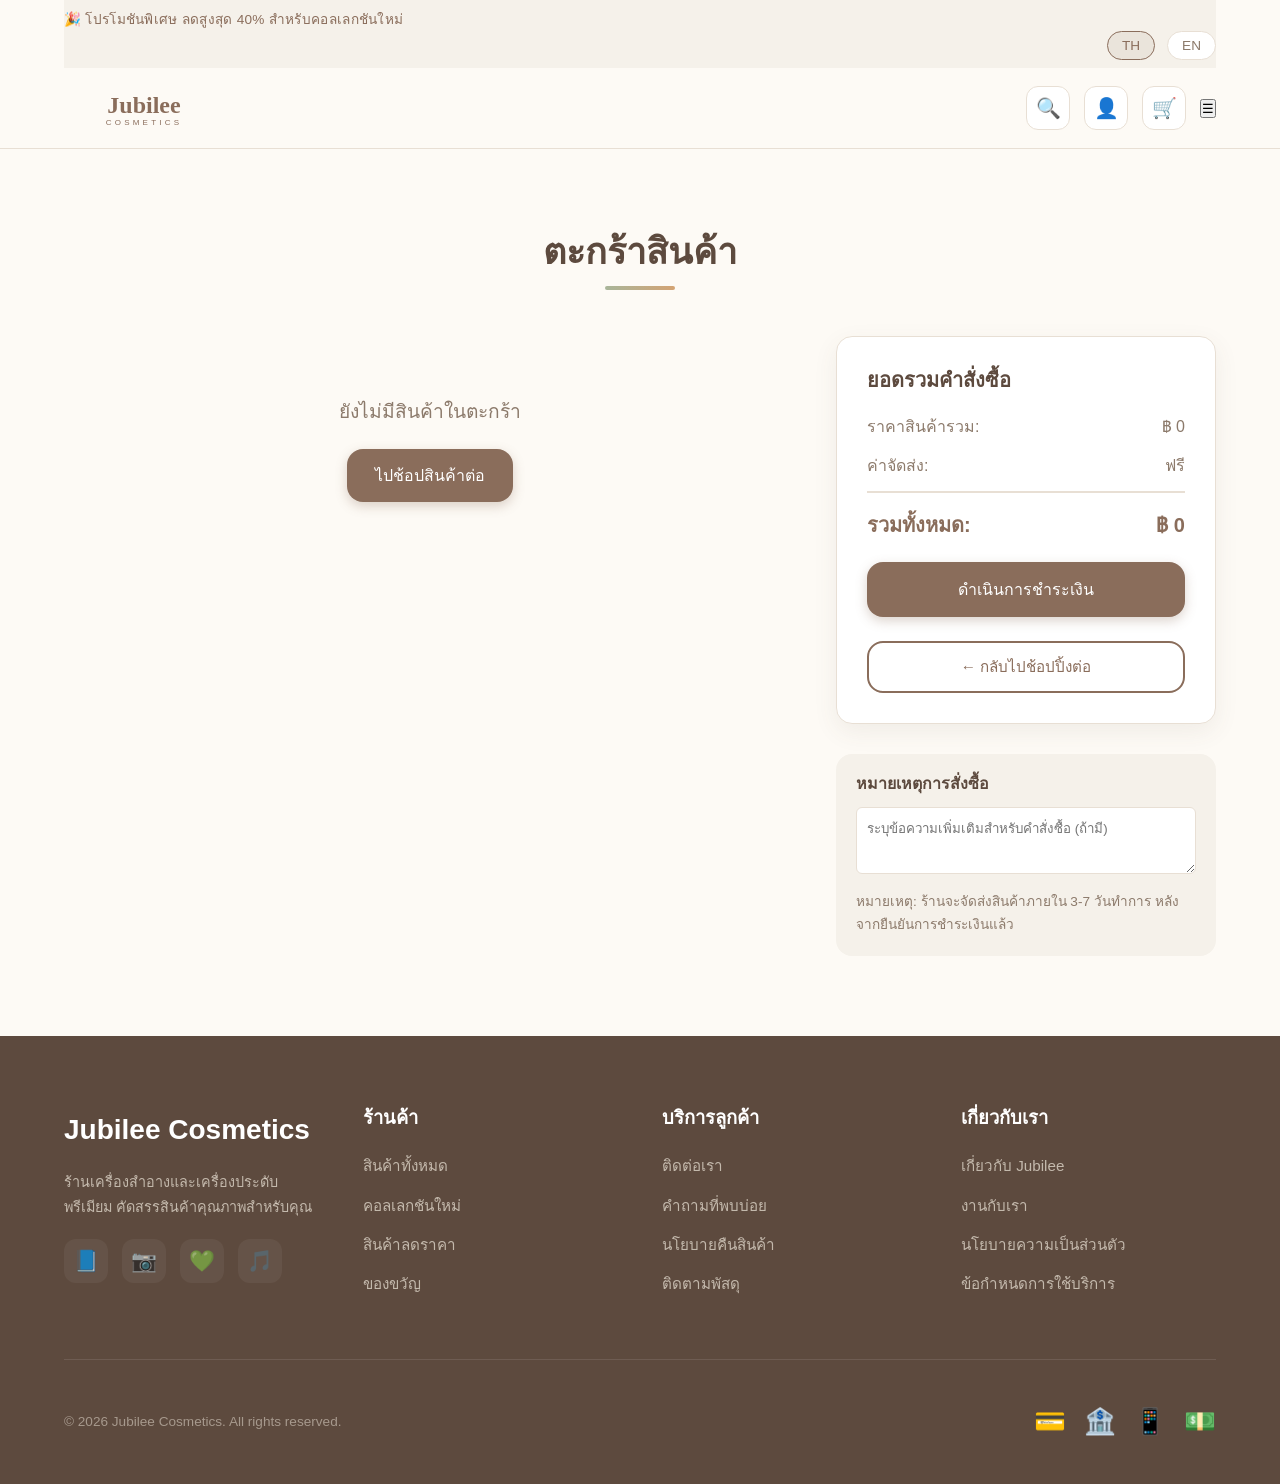
<file: jubilee-cosmetics/cart.html>
<!DOCTYPE html>
<html lang="th">
<head>
    <meta charset="UTF-8">
    <meta name="viewport" content="width=device-width, initial-scale=1.0">
    <title data-t-title="cart">ตะกร้าสินค้า | Jubilee Cosmetics</title>
    <link rel="stylesheet" href="css/style.css">
    <link rel="stylesheet" href="css/components.css">
    <link rel="stylesheet" href="css/responsive.css">
    <script src="js/config.js" defer></script>
    <script src="js/products.js" defer></script>
    <script src="js/cart.js" defer></script>
    <script src="js/ui.js" defer></script>
    <script src="js/main.js" defer></script>
</head>
<body>
    <header class="header" id="header">
        <div class="container">
            <div class="header-top">
                <div class="header-top-left">
                    <span class="promo-banner" data-t="promoBanner">🎉 โปรโมชันพิเศษ ลดสูงสุด 40% สำหรับคอลเลกชันใหม่</span>
                </div>
                <div class="header-top-right">
                    <div class="language-switch">
                        <button class="lang-btn active" data-lang="th" onclick="setLanguage('th')">TH</button>
                        <button class="lang-btn" data-lang="en" onclick="setLanguage('en')">EN</button>
                    </div>
                </div>
            </div>

            <div class="header-main">
                <a href="index.html" class="logo">
                    <svg viewBox="0 0 200 60" width="160" height="auto" aria-label="Jubilee Cosmetics Logo">
                        <text x="50%" y="48%" dominant-baseline="middle" text-anchor="middle" font-family="serif" font-size="30" font-weight="bold" fill="#8a6d5b">Jubilee</text>
                        <text x="50%" y="82%" dominant-baseline="middle" text-anchor="middle" font-family="sans-serif" font-size="10" letter-spacing="4" fill="#8a6d5b">COSMETICS</text>
                    </svg>
                </a>

                <nav class="main-nav">
                    <ul class="nav-list">
                        <li><a href="index.html" class="nav-link" data-t="home">หน้าแรก</a></li>
                        <li><a href="products.html" class="nav-link" data-t="products">สินค้าทั้งหมด</a></li>
                        <li class="nav-dropdown">
                            <a href="#" class="nav-link" data-t="categories">หมวดหมู่ ▾</a>
                            <ul class="dropdown-menu">
                                <li><a href="products.html?category=earrings" data-t="earrings">ต่างหู</a></li>
                                <li><a href="products.html?category=necklaces" data-t="necklaces">สร้อยคอ</a></li>
                                <li><a href="products.html?category=bracelets" data-t="bracelets">กำไลข้อมือ</a></li>
                                <li><a href="products.html?category=rings" data-t="rings">แหวน</a></li>
                                <li><a href="products.html?category=makeup" data-t="makeup">เครื่องสำอาง</a></li>
                                <li><a href="products.html?category=skincare" data-t="skincare">สกินแคร์</a></li>
                            </ul>
                        </li>
                        <li><a href="pages/about.html" class="nav-link" data-t="about">เกี่ยวกับเรา</a></li>
                        <li><a href="pages/contact.html" class="nav-link" data-t="contact">ติดต่อเรา</a></li>
                    </ul>
                </nav>

                <div class="header-actions">
                    <button class="icon-btn search-btn" data-t="search">🔍</button>
                    <button class="icon-btn account-btn" data-t="account">👤</button>
                    <a href="cart.html" class="icon-btn cart-btn position-relative" data-t="cart">
                        🛒
                        <span class="cart-badge" id="cart-count">0</span>
                    </a>
                    <button class="mobile-menu-btn" aria-label="เปิดเมนู">☰</button>
                </div>
            </div>

            <div class="search-overlay" id="searchOverlay">
                <div class="container">
                    <button class="close-search" data-t="close">✕</button>
                    <div class="search-box">
                        <input type="text" id="searchInput" placeholder="ค้นหาสินค้า...">
                        <button id="searchBtn">ค้นหา</button>
                    </div>
                    <div class="search-suggestions" id="searchSuggestions"></div>
                </div>
            </div>
        </div>
    </header>

    <section class="section-padding">
        <div class="container">
            <h1 class="section-title" data-t="cart">ตะกร้าสินค้า</h1>

            <div class="cart-page-container" style="display:grid; grid-template-columns: 1fr 380px; gap:40px;">
                <div class="cart-items-section" id="cartItemsSection"></div>

                <div class="cart-summary-section">
                    <div class="cart-summary-card" style="background:#fff; border:1px solid var(--border-color); border-radius:var(--radius); padding:30px; box-shadow:var(--shadow); position:sticky; top:20px;">
                        <h3 style="margin-bottom:20px; font-size:1.25rem;" data-t="orderSummary">ยอดรวมคำสั่งซื้อ</h3>

                        <div class="cart-summary-row" style="display:flex; justify-content:space-between; margin-bottom:12px; color:var(--text-light);">
                            <span data-t="subtotal">ราคาสินค้ารวม:</span>
                            <span id="subtotalDisplay">฿ 0</span>
                        </div>
                        <div class="cart-summary-row" style="display:flex; justify-content:space-between; margin-bottom:12px; color:var(--text-light);">
                            <span data-t="shipping">ค่าจัดส่ง:</span>
                            <span id="shippingDisplay">คำนวณภายหลัง</span>
                        </div>

                        <div style="border-top:2px solid var(--border-color); padding-top:15px; margin-bottom:20px;">
                            <div class="cart-summary-row" style="display:flex; justify-content:space-between; font-size:1.25rem; font-weight:bold; color:var(--primary-color);">
                                <span data-t="total">รวมทั้งหมด:</span>
                                <span id="totalDisplay">฿ 0</span>
                            </div>
                        </div>

                        <p id="freeShippingMsg" style="font-size:0.9rem; color:var(--success-color); margin-bottom:20px; display:none;" data-t="freeShipping">✓ จัดส่งฟรี!</p>

                        <button class="btn btn-primary checkout-btn" style="width:100%; padding:15px; font-size:1rem;" onclick="window.location.href='checkout.html'" data-t="checkout">ดำเนินการชำระเงิน</button>

                        <button class="btn btn-outline" style="width:100%; padding:12px; margin-top:10px; font-size:0.95rem;" onclick="window.location.href='products.html'" data-t="continueShopping">← กลับไปช้อปปิ้งต่อ</button>
                    </div>

                    <div class="order-notes" style="margin-top:30px; background:var(--bg-light); border-radius:var(--radius); padding:20px;">
                        <h4 style="margin-bottom:12px;" data-t="orderNotes">หมายเหตุการสั่งซื้อ</h4>
                        <textarea id="orderNotes" rows="3" placeholder="ระบุข้อความเพิ่มเติมสำหรับคำสั่งซื้อ (ถ้ามี)" style="width:100%; border:1px solid var(--border-color); border-radius:6px; padding:10px; font-family:inherit;"></textarea>
                        <p style="font-size:0.85rem; color:var(--text-light); margin-top:8px;">หมายเหตุ: ร้านจะจัดส่งสินค้าภายใน 3-7 วันทำการ หลังจากยืนยันการชำระเงินแล้ว</p>
                    </div>
                </div>
            </div>
        </div>
    </section>

    <div class="drawer-overlay" id="drawerOverlay"></div>
    <div class="toast" id="toast"></div>

    <footer class="footer">
        <div class="container">
            <div class="footer-grid">
                <div class="footer-col">
                    <a href="index.html" class="footer-logo">Jubilee Cosmetics</a>
                    <p class="footer-desc" data-t="footerDesc">ร้านเครื่องสำอางและเครื่องประดับพรีเมียม คัดสรรสินค้าคุณภาพสำหรับคุณ</p>
                    <div class="social-links">
                        <a href="#" aria-label="Facebook">📘</a>
                        <a href="#" aria-label="Instagram">📷</a>
                        <a href="#" aria-label="LINE">💚</a>
                        <a href="#" aria-label="TikTok">🎵</a>
                    </div>
                </div>
                <div class="footer-col">
                    <h4 data-t="shop">ร้านค้า</h4>
                    <ul>
                        <li><a href="products.html" data-t="allProducts">สินค้าทั้งหมด</a></li>
                        <li><a href="#">คอลเลกชันใหม่</a></li>
                        <li><a href="#">สินค้าลดราคา</a></li>
                        <li><a href="#">ของขวัญ</a></li>
                    </ul>
                </div>
                <div class="footer-col">
                    <h4 data-t="support">บริการลูกค้า</h4>
                    <ul>
                        <li><a href="pages/contact.html" data-t="contact">ติดต่อเรา</a></li>
                        <li><a href="#">คำถามที่พบบ่อย</a></li>
                        <li><a href="#">นโยบายคืนสินค้า</a></li>
                        <li><a href="#">ติดตามพัสดุ</a></li>
                    </ul>
                </div>
                <div class="footer-col">
                    <h4 data-t="about">เกี่ยวกับเรา</h4>
                    <ul>
                        <li><a href="pages/about.html" data-t="about">เกี่ยวกับ Jubilee</a></li>
                        <li><a href="#">งานกับเรา</a></li>
                        <li><a href="#">นโยบายความเป็นส่วนตัว</a></li>
                        <li><a href="#">ข้อกำหนดการใช้บริการ</a></li>
                    </ul>
                </div>
            </div>
            <div class="footer-bottom">
                <p data-t="copyright">© 2026 Jubilee Cosmetics. All rights reserved.</p>
                <div class="payment-methods">
                    <span>💳</span> <span>🏦</span> <span>📱</span> <span>💵</span>
                </div>
            </div>
        </div>
    </footer>

    <script>
        document.addEventListener('DOMContentLoaded', () => {
            initLanguage();
            cart.init();
            renderCartPage();
        });

        function renderCartPage() {
            const section = document.getElementById('cartItemsSection');
            const subtotalDisplay = document.getElementById('subtotalDisplay');
            const shippingDisplay = document.getElementById('shippingDisplay');
            const totalDisplay = document.getElementById('totalDisplay');
            const freeShippingMsg = document.getElementById('freeShippingMsg');

            if (cart.items.length === 0) {
                section.innerHTML = `
                    <div class="empty-cart" style="text-align:center; padding:60px 20px;">
                        <p style="font-size:1.2rem; margin-bottom:20px;" data-t="emptyCart">ยังไม่มีสินค้าในตะกร้า</p>
                        <button class="btn btn-primary" onclick="window.location.href='products.html'" data-t="continueShopping">ไปช้อปสินค้าต่อ</button>
                    </div>
                `;
                updateTotals(0, 0, 0);
                return;
            }

            const subtotal = cart.getTotal();
            const shipping = subtotal >= CONFIG.shipping.freeThreshold ? 0 : 150;
            const total = subtotal + shipping;

            section.innerHTML = cart.items.map(item => `
                <div class="cart-item-page" style="display:flex; gap:20px; margin-bottom:30px; padding-bottom:30px; border-bottom:1px solid var(--border-color); align-items:flex-start;">
                    <img src="${item.image}" alt="${item.name}" style="width:120px; height:120px; object-fit:cover; border-radius:var(--radius); flex-shrink:0;" onerror="this.src='assets/placeholder.svg'">
                    <div style="flex:1;">
                        <h3 style="font-size:1.1rem; margin-bottom:8px;">${item.name}</h3>
                        <p style="color:var(--text-light); font-size:0.95rem; margin-bottom:15px;">
                            ${CONFIG.currencySymbol} ${item.price.toLocaleString()}
                        </p>
                        <div style="display:flex; align-items:center; gap:12px;">
                            <button class="qty-btn" onclick="updateCartItem(${item.id}, -1)">−</button>
                            <span style="font-weight:bold; min-width:25px; text-align:center;">${item.qty}</span>
                            <button class="qty-btn" onclick="updateCartItem(${item.id}, 1)">+</button>
                            <button style="margin-left:auto; background:none; border:none; color:var(--accent-color); cursor:pointer; font-size:0.9rem;" onclick="removeCartItem(${item.id})">ลบรายการ</button>
                        </div>
                    </div>
                </div>
            `).join('');

            updateTotals(subtotal, shipping, total);

            if (freeShippingMsg) {
                freeShippingMsg.style.display = subtotal >= CONFIG.shipping.freeThreshold ? 'block' : 'none';
                if (subtotal < CONFIG.shipping.freeThreshold && subtotal > 0) {
                    freeShippingMsg.textContent = 'ซื้อเพิ่มอีก ' + CONFIG.currencySymbol + ' ' + (CONFIG.shipping.freeThreshold - subtotal).toLocaleString() + ' รับจัดส่งฟรี';
                    freeShippingMsg.style.color = 'var(--text-light)';
                    freeShippingMsg.style.display = 'block';
                }
            }
        }

        function updateCartItem(id, change) {
            cart.updateQty(id, change);
            renderCartPage();
            cart.updateBadge();
        }

        function removeCartItem(id) {
            cart.remove(id);
            renderCartPage();
            cart.updateBadge();
        }

        function updateTotals(subtotal, shipping, total) {
            if (subtotalDisplay) subtotalDisplay.textContent = `${CONFIG.currencySymbol} ${subtotal.toLocaleString()}`;
            if (shippingDisplay) shippingDisplay.textContent = shipping === 0 ? 'ฟรี' : `${CONFIG.currencySymbol} ${shipping.toLocaleString()}`;
            if (totalDisplay) totalDisplay.textContent = `${CONFIG.currencySymbol} ${total.toLocaleString()}`;
        }
    </script>
</body>
</html>
</file>
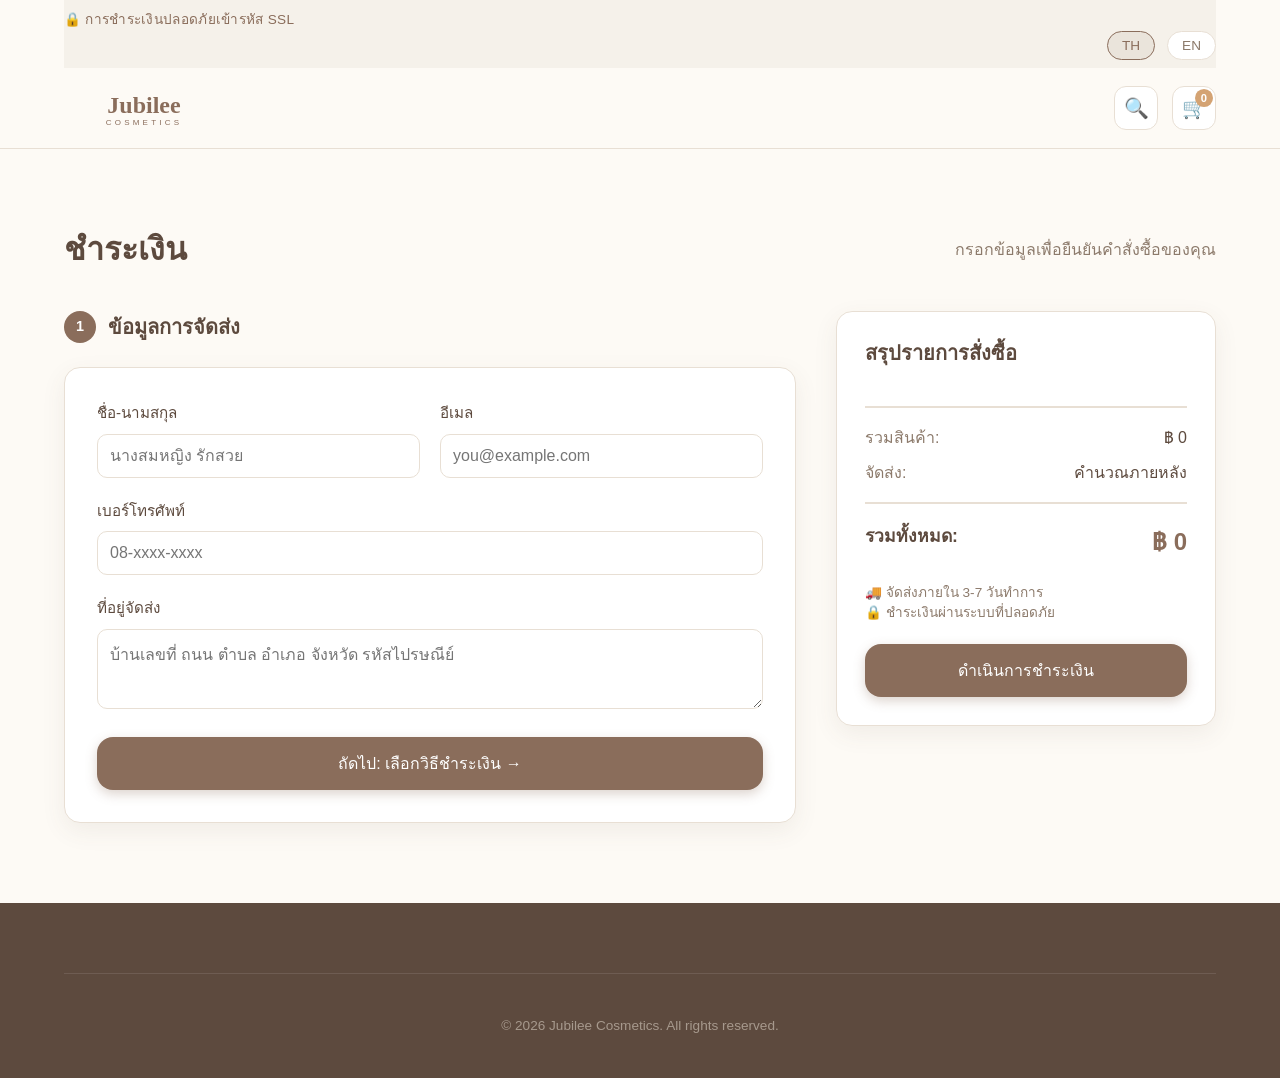
<file: jubilee-cosmetics/checkout.html>
<!DOCTYPE html>
<html lang="th">
<head>
    <meta charset="UTF-8">
    <meta name="viewport" content="width=device-width, initial-scale=1.0">
    <title data-t-title="checkout">ชำระเงิน | Jubilee Cosmetics</title>
    <link rel="stylesheet" href="css/style.css">
    <link rel="stylesheet" href="css/components.css">
    <link rel="stylesheet" href="css/responsive.css">
    <script src="js/config.js" defer></script>
    <script src="js/products.js" defer></script>
    <script src="js/cart.js" defer></script>
    <script src="js/ui.js" defer></script>
    <script src="js/main.js" defer></script>
    <script src="js/checkout.js" defer></script>
</head>
<body>
    <header class="header" id="header">
        <div class="container">
            <div class="header-top">
                <div class="header-top-left">
                    <span class="promo-banner">🔒 การชำระเงินปลอดภัยเข้ารหัส SSL</span>
                </div>
                <div class="header-top-right">
                    <div class="language-switch">
                        <button class="lang-btn active" data-lang="th" onclick="setLanguage('th')">TH</button>
                        <button class="lang-btn" data-lang="en" onclick="setLanguage('en')">EN</button>
                    </div>
                </div>
            </div>

            <div class="header-main">
                <a href="index.html" class="logo">
                    <svg viewBox="0 0 200 60" width="160" height="auto" aria-label="Jubilee Cosmetics Logo">
                        <text x="50%" y="48%" dominant-baseline="middle" text-anchor="middle" font-family="serif" font-size="30" font-weight="bold" fill="#8a6d5b">Jubilee</text>
                        <text x="50%" y="82%" dominant-baseline="middle" text-anchor="middle" font-family="sans-serif" font-size="10" letter-spacing="4" fill="#8a6d5b">COSMETICS</text>
                    </svg>
                </a>

                <nav class="main-nav">
                    <ul class="nav-list">
                        <li><a href="index.html" class="nav-link" data-t="home">หน้าแรก</a></li>
                        <li><a href="products.html" class="nav-link" data-t="products">สินค้าทั้งหมด</a></li>
                    </ul>
                </nav>

                <div class="header-actions">
                    <button class="icon-btn search-btn" data-t="search">🔍</button>
                    <a href="cart.html" class="icon-btn cart-btn position-relative" data-t="cart">
                        🛒
                        <span class="cart-badge" id="cart-count">0</span>
                    </a>
                </div>
            </div>

            <div class="search-overlay" id="searchOverlay">
                <div class="container">
                    <button class="close-search" data-t="close">✕</button>
                    <div class="search-box">
                        <input type="text" id="searchInput" placeholder="ค้นหาสินค้า...">
                        <button id="searchBtn">ค้นหา</button>
                    </div>
                    <div class="search-suggestions" id="searchSuggestions"></div>
                </div>
            </div>
        </div>
    </header>

    <section class="section-padding">
        <div class="container">
            <div class="page-header">
                <h1 data-t="checkout">ชำระเงิน</h1>
                <p style="color:var(--text-light);">กรอกข้อมูลเพื่อยืนยันคำสั่งซื้อของคุณ</p>
            </div>

            <div class="checkout-layout" style="display:grid; grid-template-columns: 1fr 380px; gap:40px;">
                <!-- Left: Forms -->
                <div class="checkout-forms">
                    <div class="checkout-step active" id="step-info">
                        <div class="step-header" style="display:flex; align-items:center; gap:12px; margin-bottom:24px;">
                            <div style="width:32px; height:32px; background:var(--primary-color); color:#fff; border-radius:50%; display:flex; align-items:center; justify-content:center; font-weight:600; font-size:0.9rem;">1</div>
                            <h3 style="font-size:1.25rem; color:var(--text-main);" data-t="shippingInfo">ข้อมูลการจัดส่ง</h3>
                        </div>
                        
                        <form id="shipping-form" style="background:#fff; border:1px solid var(--border-color); border-radius:var(--radius); padding:32px; box-shadow:var(--shadow); display:flex; flex-direction:column; gap:20px;">
                            <div class="form-row" style="display:grid; grid-template-columns: 1fr 1fr; gap:20px;">
                                <div class="form-group">
                                    <label style="display:block; margin-bottom:8px; font-weight:500; color:var(--text-main); font-size:0.95rem;" data-t="fullName">ชื่อ-นามสกุล</label>
                                    <input type="text" id="ship-name" required placeholder="นางสมหญิง รักสวย" style="width:100%; padding:12px; border:1px solid var(--border-color); border-radius:10px; font-family:inherit; font-size:1rem;">
                                </div>
                                <div class="form-group">
                                    <label style="display:block; margin-bottom:8px; font-weight:500; color:var(--text-main); font-size:0.95rem;" data-t="email">อีเมล</label>
                                    <input type="email" id="ship-email" required placeholder="you@example.com" style="width:100%; padding:12px; border:1px solid var(--border-color); border-radius:10px; font-family:inherit; font-size:1rem;">
                                </div>
                            </div>
                            <div class="form-group">
                                <label style="display:block; margin-bottom:8px; font-weight:500; color:var(--text-main); font-size:0.95rem;" data-t="phone">เบอร์โทรศัพท์</label>
                                <input type="tel" id="ship-phone" required placeholder="08-xxxx-xxxx" style="width:100%; padding:12px; border:1px solid var(--border-color); border-radius:10px; font-family:inherit; font-size:1rem;">
                            </div>
                            <div class="form-group">
                                <label style="display:block; margin-bottom:8px; font-weight:500; color:var(--text-main); font-size:0.95rem;" data-t="address">ที่อยู่จัดส่ง</label>
                                <textarea id="ship-address" rows="3" required placeholder="บ้านเลขที่ ถนน ตำบล อำเภอ จังหวัด รหัสไปรษณีย์" style="width:100%; padding:12px; border:1px solid var(--border-color); border-radius:10px; font-family:inherit; font-size:1rem; resize:vertical;"></textarea>
                            </div>
                            <button type="button" class="btn btn-primary btn-full" onclick="goToStep('payment')" style="font-size:1rem;">ถัดไป: เลือกวิธีชำระเงิน →</button>
                        </form>
                    </div>

                    <div class="checkout-step" id="step-payment" style="display:none;">
                        <div class="step-header" style="display:flex; align-items:center; gap:12px; margin-bottom:24px;">
                            <div style="width:32px; height:32px; background:var(--primary-color); color:#fff; border-radius:50%; display:flex; align-items:center; justify-content:center; font-weight:600; font-size:0.9rem;">2</div>
                            <h3 style="font-size:1.25rem; color:var(--text-main);" data-t="paymentMethod">วิธีการชำระเงิน</h3>
                        </div>
                        
                        <div class="payment-methods-list" style="background:#fff; border:1px solid var(--border-color); border-radius:var(--radius); padding:32px; box-shadow:var(--shadow); display:flex; flex-direction:column; gap:16px;">
                            <div class="payment-option selected" id="pay-promptpay" onclick="selectPayment('promptpay')" style="display:flex; align-items:center; gap:16px; padding:20px; border:2px solid var(--primary-color); border-radius:14px; background:#fff; cursor:pointer; transition:var(--transition);">
                                <div style="width:44px; height:44px; background:#13873c; color:#fff; border-radius:12px; display:flex; align-items:center; justify-content:center; font-size:1.5rem; flex-shrink:0;">🏦</div>
                                <div>
                                    <div style="font-weight:600; color:var(--text-main);">PromptPay</div>
                                    <div style="font-size:0.85rem; color:var(--text-light);">โอนเงินผ่านพร้อมเพย์</div>
                                </div>
                                <div class="radio-check" style="margin-left:auto; width:22px; height:22px; border:2px solid var(--primary-color); border-radius:50%; display:flex; align-items:center; justify-content:center;">
                                    <div style="width:10px; height:10px; background:var(--primary-color); border-radius:50%;"></div>
                                </div>
                            </div>
                            <div class="payment-option" id="pay-card" onclick="selectPayment('card')" style="display:flex; align-items:center; gap:16px; padding:20px; border:2px solid transparent; border-radius:14px; background:#fff; cursor:pointer; transition:var(--transition);">
                                <div style="width:44px; height:44px; background:#1a1a1a; color:#fff; border-radius:12px; display:flex; align-items:center; justify-content:center; font-size:1.5rem; flex-shrink:0;">💳</div>
                                <div>
                                    <div style="font-weight:600; color:var(--text-main);">บัตรเครดิต / เดบิต</div>
                                    <div style="font-size:0.85rem; color:var(--text-light);">Visa, Mastercard, JCB</div>
                                </div>
                                <div class="radio-check" style="margin-left:auto; width:22px; height:22px; border:2px solid var(--border-color); border-radius:50%;"></div>
                            </div>
                            <div class="payment-option" id="pay-cod" onclick="selectPayment('cod')" style="display:flex; align-items:center; gap:16px; padding:20px; border:2px solid transparent; border-radius:14px; background:#fff; cursor:pointer; transition:var(--transition);">
                                <div style="width:44px; height:44px; background:#fbbf24; color:#fff; border-radius:12px; display:flex; align-items:center; justify-content:center; font-size:1.5rem; flex-shrink:0;">💵</div>
                                <div>
                                    <div style="font-weight:600; color:var(--text-main);">เก็บเงินปลายทาง (COD)</div>
                                    <div style="font-size:0.85rem; color:var(--text-light);">จ่ายเมื่อรับสินค้า (ค่าบริการ 50 บาท)</div>
                                </div>
                                <div class="radio-check" style="margin-left:auto; width:22px; height:22px; border:2px solid var(--border-color); border-radius:50%;"></div>
                            </div>
                        </div>

                        <div id="card-fields" style="display:none; margin-top:20px; padding:24px; background:var(--bg-light); border-radius:14px; border:1px solid var(--border-color);">
                            <div class="form-group">
                                <label style="display:block; margin-bottom:8px; font-weight:500; color:var(--text-main); font-size:0.95rem;">ชื่อบนบัตร</label>
                                <input type="text" placeholder="JOHN DOE" style="width:100%; padding:12px; border:1px solid var(--border-color); border-radius:10px; font-family:inherit; font-size:1rem;">
                            </div>
                            <div class="form-row" style="display:grid; grid-template-columns: 1fr 1fr 1fr; gap:12px;">
                                <div class="form-group">
                                    <label style="display:block; margin-bottom:8px; font-weight:500; color:var(--text-main); font-size:0.95rem;">หมายเลขบัตร</label>
                                    <input type="text" placeholder="1234 5678 9012 3456" style="width:100%; padding:12px; border:1px solid var(--border-color); border-radius:10px; font-family:inherit; font-size:1rem;">
                                </div>
                                <div class="form-group">
                                    <label style="display:block; margin-bottom:8px; font-weight:500; color:var(--text-main); font-size:0.95rem;">วันหมดอายุ</label>
                                    <input type="text" placeholder="MM/YY" style="width:100%; padding:12px; border:1px solid var(--border-color); border-radius:10px; font-family:inherit; font-size:1rem;">
                                </div>
                                <div class="form-group">
                                    <label style="display:block; margin-bottom:8px; font-weight:500; color:var(--text-main); font-size:0.95rem;">CVV</label>
                                    <input type="text" placeholder="123" style="width:100%; padding:12px; border:1px solid var(--border-color); border-radius:10px; font-family:inherit; font-size:1rem;">
                                </div>
                            </div>
                        </div>
                        
                        <button type="button" class="btn btn-primary btn-full" onclick="goToStep('review')" style="font-size:1rem;">ถัดไป: ตรวจสอบรายการ →</button>
                    </div>

                    <div class="checkout-step" id="step-review" style="display:none;">
                        <div class="step-header" style="display:flex; align-items:center; gap:12px; margin-bottom:24px;">
                            <div style="width:32px; height:32px; background:var(--primary-color); color:#fff; border-radius:50%; display:flex; align-items:center; justify-content:center; font-weight:600; font-size:0.9rem;">3</div>
                            <h3 style="font-size:1.25rem; color:var(--text-main);" data-t="orderSummary">สรุปรายการสั่งซื้อ</h3>
                        </div>
                        
                        <div class="review-card" style="background:#fff; border:1px solid var(--border-color); border-radius:var(--radius); padding:32px; box-shadow:var(--shadow);">
                            <div id="review-items" style="margin-bottom:24px;">
                                <!-- Order items injected -->
                            </div>
                            <div style="border-top:2px solid var(--border-color); padding-top:20px; margin-bottom:24px;">
                                <div class="cart-summary-row" style="display:flex; justify-content:space-between; margin-bottom:10px;">
                                    <span data-t="subtotal">ยอดรวมสินค้า:</span>
                                    <span id="review-subtotal">฿ 0</span>
                                </div>
                                <div class="cart-summary-row" style="display:flex; justify-content:space-between; margin-bottom:10px;">
                                    <span style="color:var(--text-light);">ค่าจัดส่ง:</span>
                                    <span id="review-shipping">คำนวณภายหลัง</span>
                                </div>
                                <div class="cart-total" style="margin-top:12px;">
                                    <span style="font-size:1.1rem;">รวมทั้งหมด:</span>
                                    <span id="review-total" style="font-size:1.5rem; color:var(--primary-color);">฿ 0</span>
                                </div>
                            </div>
                            
                            <div class="form-group" style="margin-bottom:24px;">
                                <label style="display:block; margin-bottom:8px; font-weight:500; color:var(--text-main); font-size:0.95rem;">หมายเหตุเพิ่มเติม</label>
                                <textarea id="review-notes" rows="3" placeholder="เช่น ขอเรียกสินค้าก่อนส่ง, ขอใบกำกับภาษีเต็มรูปแบบ" style="width:100%; padding:12px; border:1px solid var(--border-color); border-radius:10px; font-family:inherit; font-size:1rem; resize:vertical;"></textarea>
                            </div>

                            <div class="agreement" style="display:flex; gap:10px; align-items:flex-start; margin-bottom:24px;">
                                <input type="checkbox" id="agree-terms" required style="width:18px; height:18px; cursor:pointer; margin-top:2px;">
                                <label style="margin:0; font-size:0.9rem; color:var(--text-light); line-height:1.5;">
                                    ยืนยันว่าข้อมูลถูกต้องและยอมรับ <a href="#" style="color:var(--primary-color); text-decoration:underline;">ข้อกำหนดการใช้บริการ</a> และ <a href="#" style="color:var(--primary-color); text-decoration:underline;">นโยบายความเป็นส่วนตัว</a>
                                </label>
                            </div>

                            <button type="button" class="btn btn-primary btn-full" onclick="placeOrder()" style="font-size:1.1rem; padding:18px;" data-t="placeOrder">ยืนยันการสั่งซื้อ</button>
                        </div>
                    </div>
                </div>

                <!-- Right: Order Summary -->
                <div class="checkout-sidebar" style="position:sticky; top:20px;">
                    <div class="sidebar-card" style="background:#fff; border:1px solid var(--border-color); border-radius:var(--radius); padding:28px; box-shadow:var(--shadow);">
                        <h3 style="font-size:1.25rem; margin-bottom:20px; color:var(--text-main);" data-t="orderSummary">สรุปรายการสั่งซื้อ</h3>
                        
                        <div id="sidebar-items" style="margin-bottom:20px; max-height:300px; overflow-y:auto;">
                            <!-- Items injected -->
                        </div>
                        
                        <div style="border-top:2px solid var(--border-color); padding-top:16px; margin-bottom:16px;">
                            <div class="cart-summary-row" style="display:flex; justify-content:space-between; margin-bottom:8px;">
                                <span style="color:var(--text-light);">รวมสินค้า:</span>
                                <span id="sidebar-subtotal">฿ 0</span>
                            </div>
                            <div class="cart-summary-row" style="display:flex; justify-content:space-between; margin-bottom:8px;">
                                <span style="color:var(--text-light);">จัดส่ง:</span>
                                <span id="sidebar-shipping">คำนวณภายหลัง</span>
                            </div>
                        </div>
                        
                        <div class="cart-total" style="margin-bottom:20px;">
                            <span style="font-size:1.1rem; color:var(--text-main);">รวมทั้งหมด:</span>
                            <span id="sidebar-total" style="font-size:1.5rem; color:var(--primary-color);">฿ 0</span>
                        </div>
                        
                        <div id="sidebar-free-ship" style="color:var(--success-color); font-size:0.9rem; margin-bottom:16px; font-weight:500; display:none;">✓ จัดส่งฟรี!</div>
                        
                        <div style="font-size:0.85rem; color:var(--text-light); line-height:1.5; margin-bottom:20px;">
                            🚚 จัดส่งภายใน 3-7 วันทำการ<br>
                            🔒 ชำระเงินผ่านระบบที่ปลอดภัย
                        </div>
                        
                        <button class="btn btn-primary btn-full" onclick="goToStep('payment')" style="font-size:1rem;">ดำเนินการชำระเงิน</button>
                    </div>
                </div>
            </div>
        </div>
    </section>

    <!-- Order Success Modal -->
    <div class="search-overlay" id="successOverlay" style="background:rgba(93, 74, 62, 0.85);">
        <div class="container" style="display:flex; flex-direction:column; align-items:center; justify-content:center; height:100%; text-align:center; padding:0 24px;">
            <div style="width:96px; height:96px; background:rgba(122, 158, 127, 0.2); border-radius:50%; display:flex; align-items:center; justify-content:center; font-size:3rem; margin-bottom:24px;">✅</div>
            <h2 style="font-size:2rem; color:#fff; margin-bottom:12px;" data-t="orderSuccess">สั่งซื้อสำเร็จ!</h2>
            <p style="color:rgba(255,255,255,0.9); margin-bottom:24px;" id="success-message">ขอบคุณที่สั่งซื้อจาก Jubilee Cosmetics</p>
            <div style="background:rgba(255,255,255,0.1); border-radius:16px; padding:20px; margin-bottom:28px; border:1px solid rgba(255,255,255,0.2);">
                <div style="display:flex; justify-content:space-between; margin-bottom:8px;">
                    <span style="color:rgba(255,255,255,0.8);">หมายเลขคำสั่งซื้อ:</span>
                    <span style="color:#fff; font-weight:600;" id="success-order-number">--</span>
                </div>
                <div style="display:flex; justify-content:space-between; margin-bottom:8px;">
                    <span style="color:rgba(255,255,255,0.8);">ยอดรวม:</span>
                    <span style="color:#fff; font-weight:600;" id="success-order-total">--</span>
                </div>
                <div style="display:flex; justify-content:space-between;">
                    <span style="color:rgba(255,255,255,0.8);">วันที่:</span>
                    <span style="color:#fff; font-weight:600;" id="success-order-date">--</span>
                </div>
            </div>
            <button class="btn btn-primary btn-large" onclick="location.href='index.html'" style="width:auto;">กลับไปหน้าแรก</button>
        </div>
    </div>

    <div class="drawer-overlay" id="drawerOverlay"></div>
    <div class="toast" id="toast"></div>

    <footer class="footer">
        <div class="container">
            <div class="footer-bottom" style="justify-content:center; text-align:center;">
                <p>© 2026 Jubilee Cosmetics. All rights reserved.</p>
            </div>
        </div>
    </footer>
</body>
</html>
</file>
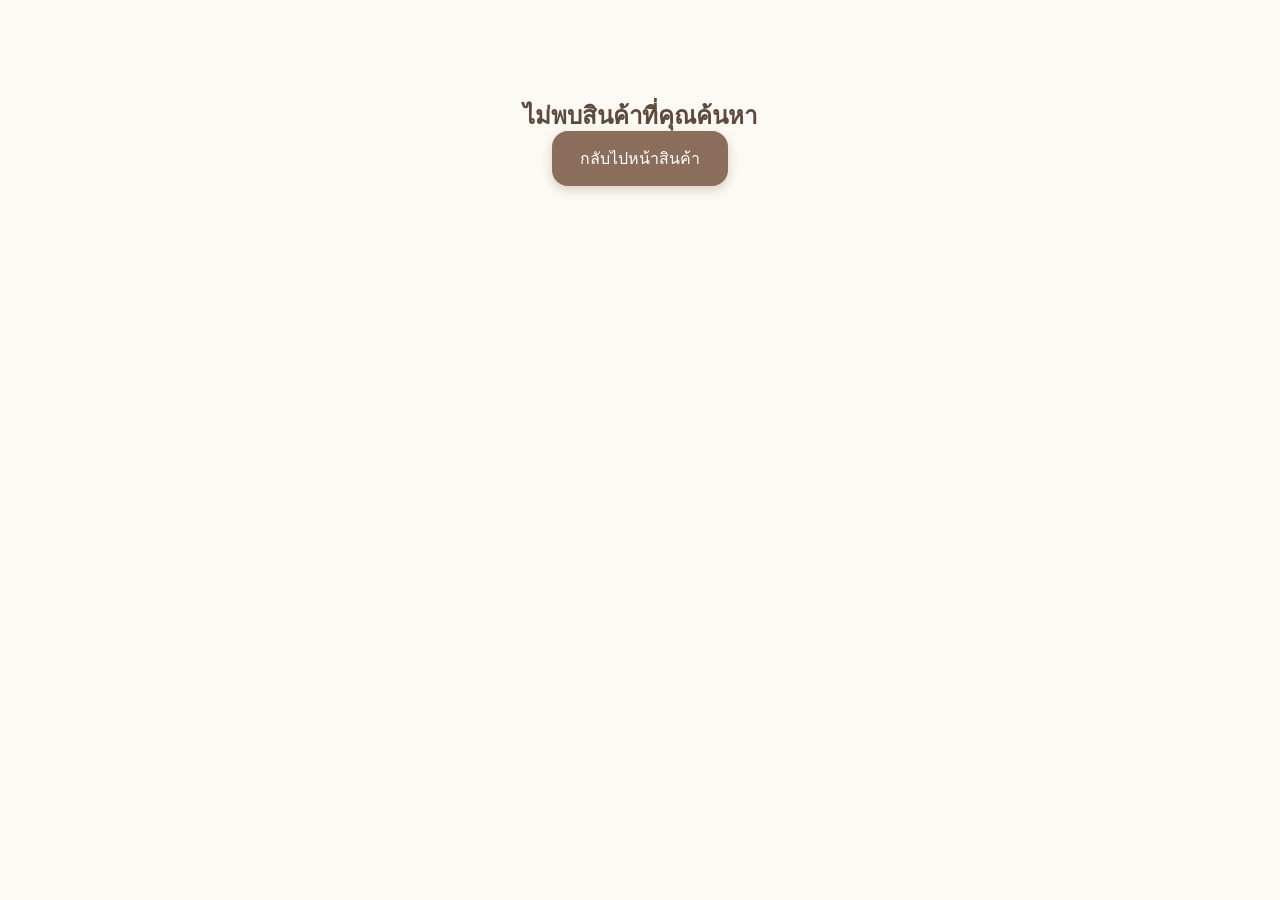
<file: jubilee-cosmetics/product-detail.html>
<!DOCTYPE html>
<html lang="th">
<head>
    <meta charset="UTF-8">
    <meta name="viewport" content="width=device-width, initial-scale=1.0">
    <title data-t-title="productDetails">รายละเอียดสินค้า | Jubilee Cosmetics</title>
    <link rel="stylesheet" href="css/style.css">
    <link rel="stylesheet" href="css/components.css">
    <link rel="stylesheet" href="css/responsive.css">
    <script src="js/config.js" defer></script>
    <script src="js/products.js" defer></script>
    <script src="js/cart.js" defer></script>
    <script src="js/ui.js" defer></script>
    <script src="js/main.js" defer></script>
    <script src="js/product-detail.js" defer></script>
</head>
<body>
    <header class="header" id="header">
        <div class="container">
            <div class="header-top">
                <div class="header-top-left">
                    <span class="promo-banner" data-t="promoBanner">🎉 โปรโมชันพิเศษ ลดสูงสุด 40% สำหรับคอลเลกชันใหม่</span>
                </div>
                <div class="header-top-right">
                    <div class="language-switch">
                        <button class="lang-btn active" data-lang="th" onclick="setLanguage('th')">TH</button>
                        <button class="lang-btn" data-lang="en" onclick="setLanguage('en')">EN</button>
                    </div>
                </div>
            </div>

            <div class="header-main">
                <a href="index.html" class="logo">
                    <svg viewBox="0 0 200 60" width="160" height="auto" aria-label="Jubilee Cosmetics Logo">
                        <text x="50%" y="48%" dominant-baseline="middle" text-anchor="middle" font-family="serif" font-size="30" font-weight="bold" fill="#8a6d5b">Jubilee</text>
                        <text x="50%" y="82%" dominant-baseline="middle" text-anchor="middle" font-family="sans-serif" font-size="10" letter-spacing="4" fill="#8a6d5b">COSMETICS</text>
                    </svg>
                </a>

                <nav class="main-nav">
                    <ul class="nav-list">
                        <li><a href="index.html" class="nav-link" data-t="home">หน้าแรก</a></li>
                        <li><a href="products.html" class="nav-link" data-t="products">สินค้าทั้งหมด</a></li>
                        <li class="nav-dropdown">
                            <a href="#" class="nav-link" data-t="categories">หมวดหมู่ ▾</a>
                            <ul class="dropdown-menu">
                                <li><a href="products.html?category=earrings" data-t="earrings">ต่างหู</a></li>
                                <li><a href="products.html?category=necklaces" data-t="necklaces">สร้อยคอ</a></li>
                                <li><a href="products.html?category=bracelets" data-t="bracelets">กำไลข้อมือ</a></li>
                                <li><a href="products.html?category=rings" data-t="rings">แหวน</a></li>
                                <li><a href="products.html?category=makeup" data-t="makeup">เครื่องสำอาง</a></li>
                                <li><a href="products.html?category=skincare" data-t="skincare">สกินแคร์</a></li>
                            </ul>
                        </li>
                        <li><a href="pages/about.html" class="nav-link" data-t="about">เกี่ยวกับเรา</a></li>
                        <li><a href="pages/contact.html" class="nav-link" data-t="contact">ติดต่อเรา</a></li>
                    </ul>
                </nav>

                <div class="header-actions">
                    <button class="icon-btn search-btn" data-t="search">🔍</button>
                    <button class="icon-btn account-btn" data-t="account">👤</button>
                    <a href="cart.html" class="icon-btn cart-btn position-relative" data-t="cart">
                        🛒
                        <span class="cart-badge" id="cart-count">0</span>
                    </a>
                    <button class="mobile-menu-btn" aria-label="เปิดเมนู">☰</button>
                </div>
            </div>

            <div class="search-overlay" id="searchOverlay">
                <div class="container">
                    <button class="close-search" data-t="close">✕</button>
                    <div class="search-box">
                        <input type="text" id="searchInput" placeholder="ค้นหาสินค้า...">
                        <button id="searchBtn">ค้นหา</button>
                    </div>
                    <div class="search-suggestions" id="searchSuggestions"></div>
                </div>
            </div>
        </div>
    </header>

    <section class="section-padding">
        <div class="container">
            <a href="products.html" class="back-link" data-t="allProducts">← กลับไปหน้าสินค้า</a>

            <div class="product-detail-layout" style="display:grid; grid-template-columns: 1fr 1fr; gap:40px;">
                <div class="product-gallery">
                    <div class="main-image" style="border:1px solid var(--border-color); border-radius:var(--radius); overflow:hidden; height:500px; display:flex; align-items:center; justify-content:center; background:#fafafa;">
                        <img id="mainProductImg" src="assets/placeholder.svg" alt="" style="max-width:100%; max-height:100%; object-fit:contain;" onerror="this.src='assets/placeholder.svg'">
                    </div>
                    <div class="thumbnail-row" style="display:flex; gap:10px; margin-top:15px; flex-wrap:wrap;"></div>
                </div>

                <div class="product-info">
                    <div class="product-badges" style="margin-bottom:15px;">
                        <span class="badge" style="background:var(--success-color);" data-t="inStock">สินค้าแท้ 100%</span>
                        <span id="discountBadge" class="badge" style="background:var(--accent-color); margin-left:8px;"></span>
                    </div>
                    <h1 id="productName" style="font-size:1.75rem; margin-bottom:15px; color:var(--primary-color);"></h1>
                    <div class="product-price" style="margin-bottom:20px;">
                        <span id="salePrice" style="font-size:1.5rem; font-weight:bold; color:var(--primary-color);"></span>
                        <span id="originalPrice" style="font-size:1rem; color:var(--text-light); text-decoration:line-through; margin-left:10px;"></span>
                    </div>
                    <div class="product-rating" style="margin-bottom:20px; color:#f39c12; font-size:1.1rem;">
                        ★ <span id="productRating">0</span> (<span id="reviewCount">0</span> รีวิว)
                    </div>
                    <div id="productDescription" style="margin-bottom:25px; line-height:1.7; color:var(--text-color);"></div>

                    <div class="product-actions" style="display:flex; gap:15px; margin-bottom:25px;">
                        <div class="qty-selector" style="display:flex; align-items:center; gap:10px; border:1px solid var(--border-color); border-radius:var(--radius); padding:8px 15px; max-width:150px;">
                            <button class="qty-btn" onclick="changeQty(-1)">−</button>
                            <input type="number" id="productQty" value="1" min="1" max="99" style="width:50px; text-align:center; border:none; font-size:1rem;">
                            <button class="qty-btn" onclick="changeQty(1)">+</button>
                        </div>
                        <button class="btn btn-primary" style="flex:1; padding:15px 25px; font-size:1rem;" onclick="addToCartDetail()" data-t="addToCart">เพิ่มลงตะกร้า</button>
                    </div>

                    <div class="product-meta" style="margin-top:30px; padding-top:25px; border-top:1px solid var(--border-color); font-size:0.9rem; color:var(--text-light);">
                        <p><strong data-t="category">หมวดหมู่:</strong> <span id="productCategory"></span></p>
                        <p><strong>สถานะ:</strong> <span style="color:var(--success-color); font-weight:bold;" data-t="inStock">พร้อมส่ง</span></p>
                        <p><strong>รหัสสินค้า:</strong> <span id="productSku"></span></p>
                    </div>

                    <div style="margin-top:25px;">
                        <h4 data-t="relatedProducts">สินค้าที่เกี่ยวข้อง</h4>
                        <div class="related-products" style="display:flex; gap:15px; overflow-x:auto; padding-bottom:10px;"></div>
                    </div>
                </div>
            </div>
        </div>
    </section>

    <div class="drawer-overlay" id="drawerOverlay"></div>
    <div class="toast" id="toast"></div>

    <footer class="footer">
        <div class="container">
            <div class="footer-grid">
                <div class="footer-col">
                    <a href="index.html" class="footer-logo">Jubilee Cosmetics</a>
                    <p class="footer-desc" data-t="footerDesc">ร้านเครื่องสำอางและเครื่องประดับพรีเมียม คัดสรรสินค้าคุณภาพสำหรับคุณ</p>
                    <div class="social-links">
                        <a href="#" aria-label="Facebook">📘</a>
                        <a href="#" aria-label="Instagram">📷</a>
                        <a href="#" aria-label="LINE">💚</a>
                        <a href="#" aria-label="TikTok">🎵</a>
                    </div>
                </div>
                <div class="footer-col">
                    <h4 data-t="shop">ร้านค้า</h4>
                    <ul>
                        <li><a href="products.html" data-t="allProducts">สินค้าทั้งหมด</a></li>
                        <li><a href="#">คอลเลกชันใหม่</a></li>
                        <li><a href="#">สินค้าลดราคา</a></li>
                        <li><a href="#">ของขวัญ</a></li>
                    </ul>
                </div>
                <div class="footer-col">
                    <h4 data-t="support">บริการลูกค้า</h4>
                    <ul>
                        <li><a href="pages/contact.html" data-t="contact">ติดต่อเรา</a></li>
                        <li><a href="#">คำถามที่พบบ่อย</a></li>
                        <li><a href="#">นโยบายคืนสินค้า</a></li>
                        <li><a href="#">ติดตามพัสดุ</a></li>
                    </ul>
                </div>
                <div class="footer-col">
                    <h4 data-t="about">เกี่ยวกับเรา</h4>
                    <ul>
                        <li><a href="pages/about.html" data-t="about">เกี่ยวกับ Jubilee</a></li>
                        <li><a href="#">งานกับเรา</a></li>
                        <li><a href="#">นโยบายความเป็นส่วนตัว</a></li>
                        <li><a href="#">ข้อกำหนดการใช้บริการ</a></li>
                    </ul>
                </div>
            </div>
            <div class="footer-bottom">
                <p data-t="copyright">© 2026 Jubilee Cosmetics. All rights reserved.</p>
                <div class="payment-methods">
                    <span>💳</span> <span>🏦</span> <span>📱</span> <span>💵</span>
                </div>
            </div>
        </div>
    </footer>
</body>
</html>
</file>
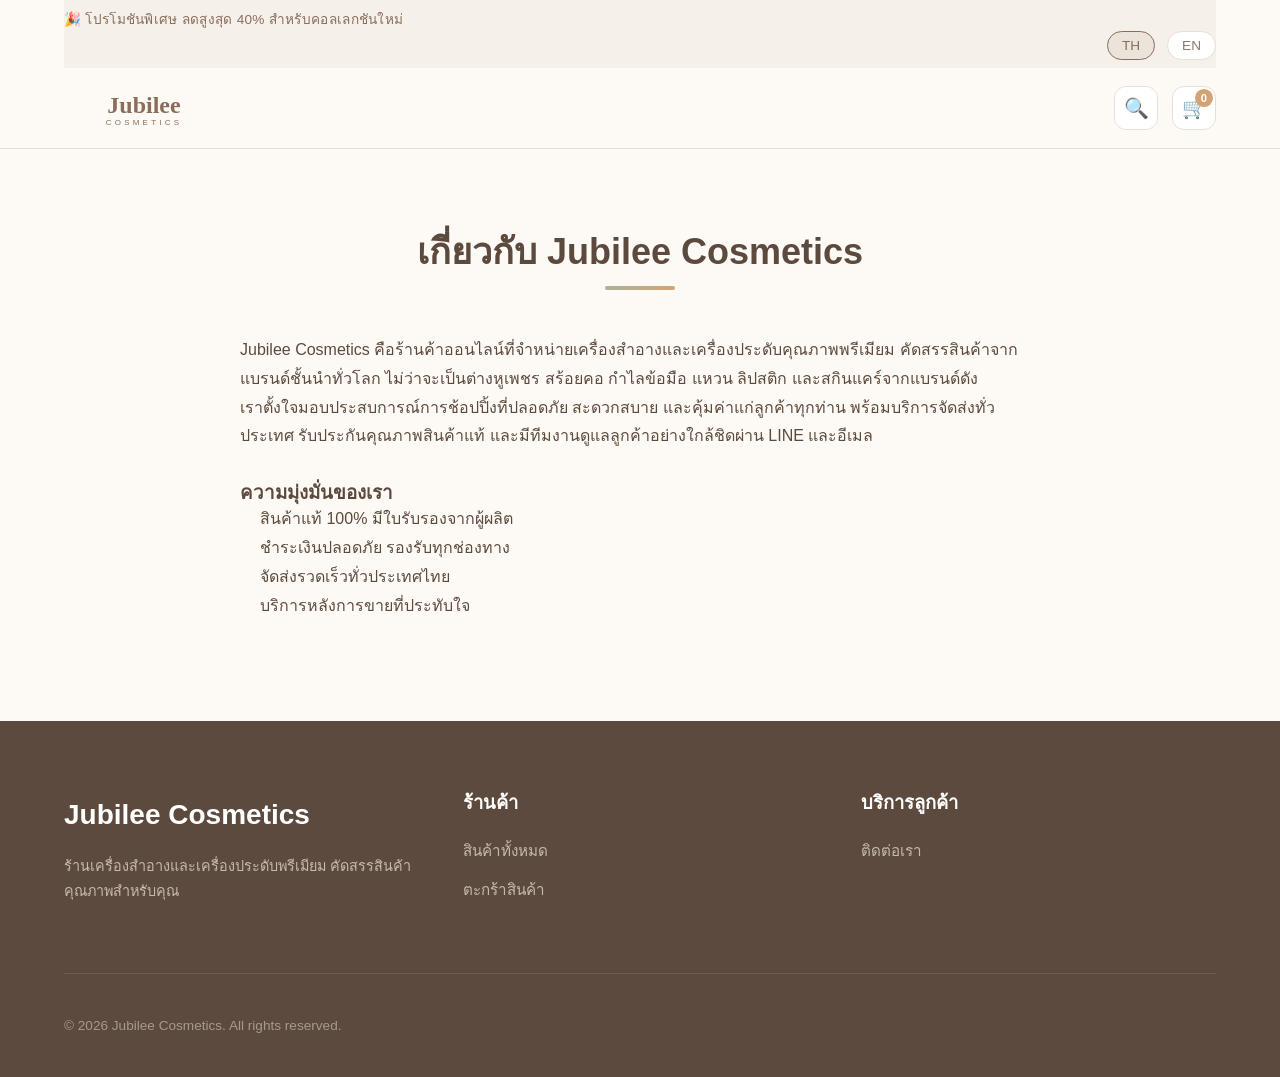
<file: jubilee-cosmetics/pages/about.html>
<!DOCTYPE html>
<html lang="th">
<head>
    <meta charset="UTF-8">
    <meta name="viewport" content="width=device-width, initial-scale=1.0">
    <title data-t-title="about">เกี่ยวกับเรา | Jubilee Cosmetics</title>
    <link rel="stylesheet" href="../css/style.css">
    <script src="../js/config.js" defer></script>
    <script src="../js/cart.js" defer></script>
    <script src="../js/ui.js" defer></script>
    <script src="../js/main.js" defer></script>
</head>
<body>
    <header class="header" id="header">
        <div class="container">
            <div class="header-top">
                <div class="header-top-left">
                    <span class="promo-banner" data-t="promoBanner">🎉 โปรโมชันพิเศษ ลดสูงสุด 40% สำหรับคอลเลกชันใหม่</span>
                </div>
                <div class="header-top-right">
                    <div class="language-switch">
                        <button class="lang-btn active" data-lang="th" onclick="setLanguage('th')">TH</button>
                        <button class="lang-btn" data-lang="en" onclick="setLanguage('en')">EN</button>
                    </div>
                </div>
            </div>

            <div class="header-main">
                <a href="../index.html" class="logo">
                    <svg viewBox="0 0 200 60" width="160" height="auto" aria-label="Jubilee Cosmetics Logo">
                        <text x="50%" y="48%" dominant-baseline="middle" text-anchor="middle" font-family="serif" font-size="30" font-weight="bold" fill="#8a6d5b">Jubilee</text>
                        <text x="50%" y="82%" dominant-baseline="middle" text-anchor="middle" font-family="sans-serif" font-size="10" letter-spacing="4" fill="#8a6d5b">COSMETICS</text>
                    </svg>
                </a>
                <nav class="main-nav">
                    <ul class="nav-list">
                        <li><a href="../index.html" class="nav-link" data-t="home">หน้าแรก</a></li>
                        <li><a href="../products.html" class="nav-link" data-t="products">สินค้าทั้งหมด</a></li>
                        <li><a href="../cart.html" class="nav-link" data-t="cart">ตะกร้าสินค้า</a></li>
                        <li><a href="about.html" class="nav-link active" data-t="about">เกี่ยวกับเรา</a></li>
                        <li><a href="contact.html" class="nav-link" data-t="contact">ติดต่อเรา</a></li>
                    </ul>
                </nav>
                <div class="header-actions">
                    <button class="icon-btn search-btn" data-t="search">🔍</button>
                    <a href="../cart.html" class="icon-btn cart-btn position-relative">
                        🛒<span class="cart-badge" id="cart-count">0</span>
                    </a>
                </div>
            </div>
        </div>
    </header>

    <section class="section-padding">
        <div class="container">
            <h1 class="section-title" data-t="about">เกี่ยวกับ Jubilee Cosmetics</h1>
            <div class="about-content" style="max-width:800px; margin:0 auto; line-height:1.8; color:var(--text-color);">
                <p>Jubilee Cosmetics คือร้านค้าออนไลน์ที่จำหน่ายเครื่องสำอางและเครื่องประดับคุณภาพพรีเมียม คัดสรรสินค้าจากแบรนด์ชั้นนำทั่วโลก ไม่ว่าจะเป็นต่างหูเพชร สร้อยคอ กำไลข้อมือ แหวน ลิปสติก และสกินแคร์จากแบรนด์ดัง</p>
                <p>เราตั้งใจมอบประสบการณ์การช้อปปิ้งที่ปลอดภัย สะดวกสบาย และคุ้มค่าแก่ลูกค้าทุกท่าน พร้อมบริการจัดส่งทั่วประเทศ รับประกันคุณภาพสินค้าแท้ และมีทีมงานดูแลลูกค้าอย่างใกล้ชิดผ่าน LINE และอีเมล</p>
                <h3 style="margin-top:30px;">ความมุ่งมั่นของเรา</h3>
                <ul style="margin-left:20px; margin-bottom:20px;">
                    <li>สินค้าแท้ 100% มีใบรับรองจากผู้ผลิต</li>
                    <li>ชำระเงินปลอดภัย รองรับทุกช่องทาง</li>
                    <li>จัดส่งรวดเร็วทั่วประเทศไทย</li>
                    <li>บริการหลังการขายที่ประทับใจ</li>
                </ul>
            </div>
        </div>
    </section>

    <footer class="footer">
        <div class="container">
            <div class="footer-grid">
                <div class="footer-col">
                    <a href="../index.html" class="footer-logo">Jubilee Cosmetics</a>
                    <p class="footer-desc" data-t="footerDesc">ร้านเครื่องสำอางและเครื่องประดับพรีเมียม คัดสรรสินค้าคุณภาพสำหรับคุณ</p>
                </div>
                <div class="footer-col">
                    <h4 data-t="shop">ร้านค้า</h4>
                    <ul>
                        <li><a href="../products.html" data-t="allProducts">สินค้าทั้งหมด</a></li>
                        <li><a href="../cart.html" data-t="cart">ตะกร้าสินค้า</a></li>
                    </ul>
                </div>
                <div class="footer-col">
                    <h4 data-t="support">บริการลูกค้า</h4>
                    <ul>
                        <li><a href="contact.html" data-t="contact">ติดต่อเรา</a></li>
                    </ul>
                </div>
            </div>
            <div class="footer-bottom">
                <p data-t="copyright">© 2026 Jubilee Cosmetics. All rights reserved.</p>
            </div>
        </div>
    </footer>
</body>
</html>
</file>
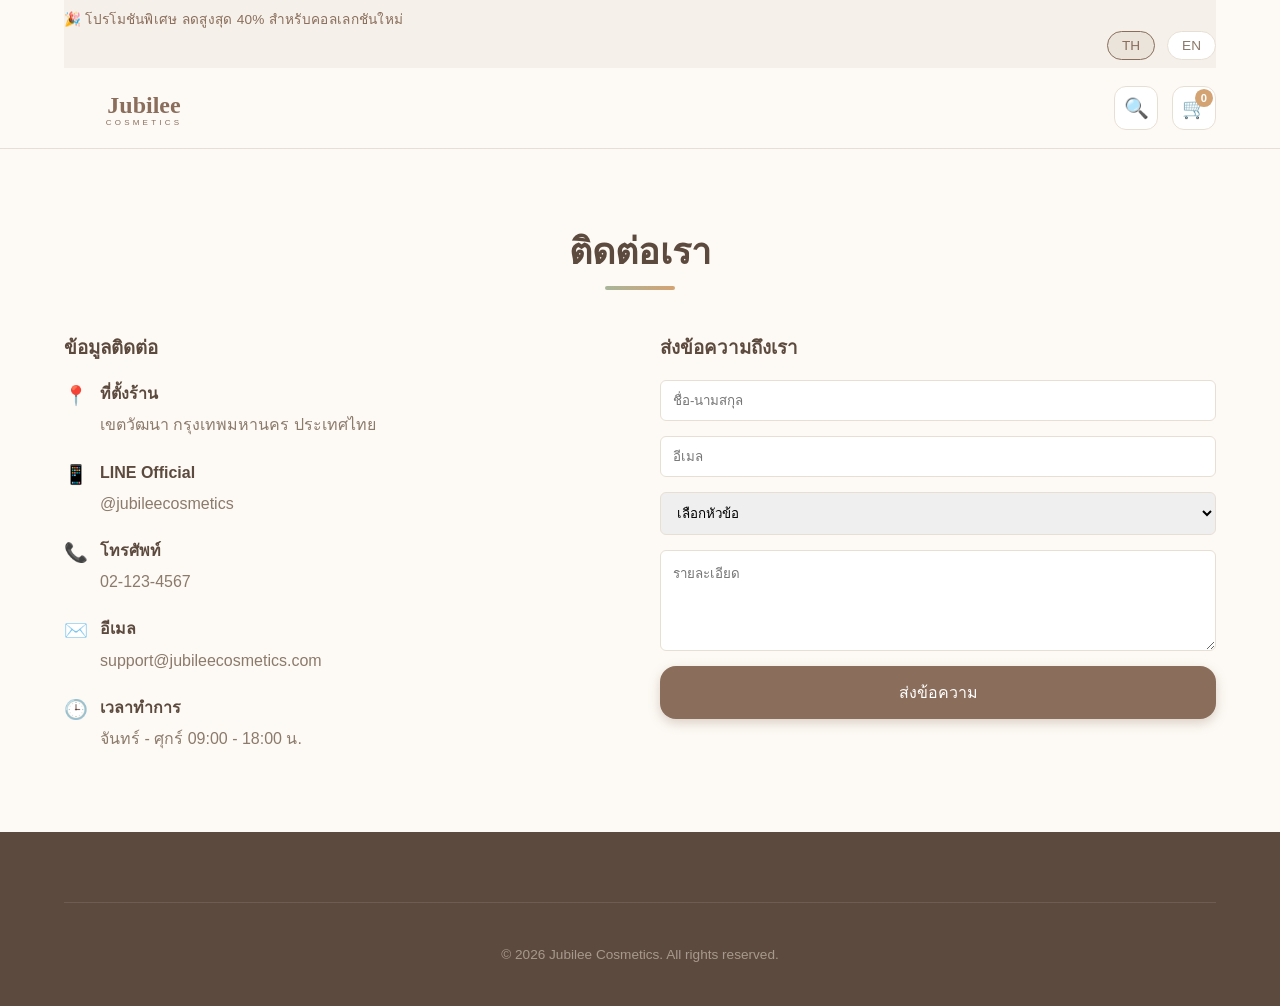
<file: jubilee-cosmetics/pages/contact.html>
<!DOCTYPE html>
<html lang="th">
<head>
    <meta charset="UTF-8">
    <meta name="viewport" content="width=device-width, initial-scale=1.0">
    <title data-t-title="contact">ติดต่อเรา | Jubilee Cosmetics</title>
    <link rel="stylesheet" href="../css/style.css">
    <script src="../js/config.js" defer></script>
    <script src="../js/cart.js" defer></script>
    <script src="../js/ui.js" defer></script>
    <script src="../js/main.js" defer></script>
</head>
<body>
    <header class="header" id="header">
        <div class="container">
            <div class="header-top">
                <div class="header-top-left">
                    <span class="promo-banner" data-t="promoBanner">🎉 โปรโมชันพิเศษ ลดสูงสุด 40% สำหรับคอลเลกชันใหม่</span>
                </div>
                <div class="header-top-right">
                    <div class="language-switch">
                        <button class="lang-btn active" data-lang="th" onclick="setLanguage('th')">TH</button>
                        <button class="lang-btn" data-lang="en" onclick="setLanguage('en')">EN</button>
                    </div>
                </div>
            </div>

            <div class="header-main">
                <a href="../index.html" class="logo">
                    <svg viewBox="0 0 200 60" width="160" height="auto" aria-label="Jubilee Cosmetics Logo">
                        <text x="50%" y="48%" dominant-baseline="middle" text-anchor="middle" font-family="serif" font-size="30" font-weight="bold" fill="#8a6d5b">Jubilee</text>
                        <text x="50%" y="82%" dominant-baseline="middle" text-anchor="middle" font-family="sans-serif" font-size="10" letter-spacing="4" fill="#8a6d5b">COSMETICS</text>
                    </svg>
                </a>
                <nav class="main-nav">
                    <ul class="nav-list">
                        <li><a href="../index.html" class="nav-link" data-t="home">หน้าแรก</a></li>
                        <li><a href="../products.html" class="nav-link" data-t="products">สินค้าทั้งหมด</a></li>
                        <li><a href="../cart.html" class="nav-link" data-t="cart">ตะกร้าสินค้า</a></li>
                        <li><a href="about.html" class="nav-link" data-t="about">เกี่ยวกับเรา</a></li>
                        <li><a href="contact.html" class="nav-link active" data-t="contact">ติดต่อเรา</a></li>
                    </ul>
                </nav>
                <div class="header-actions">
                    <button class="icon-btn search-btn" data-t="search">🔍</button>
                    <a href="../cart.html" class="icon-btn cart-btn position-relative">
                        🛒<span class="cart-badge" id="cart-count">0</span>
                    </a>
                </div>
            </div>
        </div>
    </header>

    <section class="section-padding">
        <div class="container">
            <h1 class="section-title" data-t="contact">ติดต่อเรา</h1>
            <div class="contact-layout" style="display:grid; grid-template-columns: 1fr 1fr; gap:40px;">
                <div class="contact-info">
                    <h3 style="margin-bottom:20px;">ข้อมูลติดต่อ</h3>
                    <div class="contact-item" style="display:flex; align-items:flex-start; gap:12px; margin-bottom:20px;">
                        <span style="font-size:1.2rem;">📍</span>
                        <div>
                            <strong>ที่ตั้งร้าน</strong>
                            <p style="margin-top:4px; color:var(--text-light);">เขตวัฒนา กรุงเทพมหานคร ประเทศไทย</p>
                        </div>
                    </div>
                    <div class="contact-item" style="display:flex; align-items:flex-start; gap:12px; margin-bottom:20px;">
                        <span style="font-size:1.2rem;">📱</span>
                        <div>
                            <strong>LINE Official</strong>
                            <p style="margin-top:4px; color:var(--text-light);">@jubileecosmetics</p>
                        </div>
                    </div>
                    <div class="contact-item" style="display:flex; align-items:flex-start; gap:12px; margin-bottom:20px;">
                        <span style="font-size:1.2rem;">📞</span>
                        <div>
                            <strong>โทรศัพท์</strong>
                            <p style="margin-top:4px; color:var(--text-light);">02-123-4567</p>
                        </div>
                    </div>
                    <div class="contact-item" style="display:flex; align-items:flex-start; gap:12px; margin-bottom:20px;">
                        <span style="font-size:1.2rem;">✉️</span>
                        <div>
                            <strong>อีเมล</strong>
                            <p style="margin-top:4px; color:var(--text-light);">support@jubileecosmetics.com</p>
                        </div>
                    </div>
                    <div class="contact-item" style="display:flex; align-items:flex-start; gap:12px;">
                        <span style="font-size:1.2rem;">🕒</span>
                        <div>
                            <strong>เวลาทำการ</strong>
                            <p style="margin-top:4px; color:var(--text-light);">จันทร์ - ศุกร์ 09:00 - 18:00 น.</p>
                        </div>
                    </div>
                </div>
                <div class="contact-form">
                    <h3 style="margin-bottom:20px;">ส่งข้อความถึงเรา</h3>
                    <form id="contactForm" style="display:flex; flex-direction:column; gap:15px;">
                        <input type="text" placeholder="ชื่อ-นามสกุล" required style="padding:12px; border:1px solid var(--border-color); border-radius:6px; font-family:inherit;">
                        <input type="email" placeholder="อีเมล" required style="padding:12px; border:1px solid var(--border-color); border-radius:6px; font-family:inherit;">
                        <select required style="padding:12px; border:1px solid var(--border-color); border-radius:6px; font-family:inherit;">
                            <option value="">เลือกหัวข้อ</option>
                            <option>สอบถามสินค้า</option>
                            <option>ติดตามออเดอร์</option>
                            <option>ขอคืนสินค้า</option>
                            <option>อื่นๆ</option>
                        </select>
                        <textarea placeholder="รายละเอียด" rows="5" required style="padding:12px; border:1px solid var(--border-color); border-radius:6px; font-family:inherit; resize:vertical;"></textarea>
                        <button type="submit" class="btn btn-primary" style="padding:14px;">ส่งข้อความ</button>
                    </form>
                </div>
            </div>
        </div>
    </section>

    <footer class="footer">
        <div class="container">
            <div class="footer-bottom" style="justify-content:center; text-align:center;">
                <p>© 2026 Jubilee Cosmetics. All rights reserved.</p>
            </div>
        </div>
    </footer>

    <script>
        document.getElementById('contactForm').addEventListener('submit', (e) => {
            e.preventDefault();
            cart.showToast('ส่งข้อความเรียบร้อยแล้ว เราจะติดต่อกลับเร็วๆ นี้');
            e.target.reset();
        });
    </script>
</body>
</html>
</file>
<file: jubilee-cosmetics/css/style.css>
/* =========================================
   Jubilee Cosmetics - Natural Soft Theme
   ========================================= */

/* CSS Variables - Earthy & Soft Tones */
:root {
    --primary-color: #8a6d5b;
    --primary-hover: #7a5d4b;
    --secondary-color: #a8b59a;
    --accent-color: #d4a373;
    --text-main: #5d4a3e;
    --text-light: #8c7a6b;
    --bg-main: #fdfaf5;
    --bg-card: #ffffff;
    --bg-light: #f5f1ea;
    --border-color: #e8dfd4;
    --success-color: #7a9e7f;
    --warning-color: #c9a227;
    --font-main: 'Kanit', 'Sarabun', 'Segoe UI', Tahoma, Geneva, Verdana, sans-serif;
    --font-heading: 'Kanit', 'Prompt', sans-serif;
    --max-width: 1200px;
    --header-height: 72px;
    --transition: all 0.4s cubic-bezier(0.25, 0.8, 0.25, 1);
    --radius: 16px;
    --shadow: 0 8px 24px rgba(93, 74, 62, 0.08);
    --shadow-lg: 0 20px 40px rgba(93, 74, 62, 0.12);
}

/* Reset & Base */
* {
    margin: 0;
    padding: 0;
    box-sizing: border-box;
}

html {
    scroll-behavior: smooth;
}

body {
    font-family: var(--font-main);
    color: var(--text-main);
    background-color: var(--bg-main);
    line-height: 1.7;
    overflow-x: hidden;
}

a {
    text-decoration: none;
    color: inherit;
    transition: var(--transition);
}

ul, ol {
    list-style: none;
}

img {
    max-width: 100%;
    height: auto;
    display: block;
    border-radius: var(--radius);
}

.container {
    max-width: var(--max-width);
    margin: 0 auto;
    padding: 0 24px;
}

.section-padding {
    padding: 80px 0;
}

/* Typography */
h1, h2, h3, h4, h5, h6 {
    font-family: var(--font-heading);
    font-weight: 600;
    line-height: 1.3;
    color: var(--text-main);
}

.section-title {
    font-size: 2.25rem;
    text-align: center;
    margin-bottom: 60px;
    color: var(--text-main);
    position: relative;
    display: inline-block;
    left: 50%;
    transform: translateX(-50%);
}

.section-title::after {
    content: '';
    position: absolute;
    bottom: -14px;
    left: 50%;
    transform: translateX(-50%);
    width: 70px;
    height: 4px;
    background: linear-gradient(90deg, var(--secondary-color), var(--accent-color));
    border-radius: 2px;
}

/* Buttons */
.btn {
    display: inline-flex;
    align-items: center;
    justify-content: center;
    gap: 8px;
    padding: 14px 28px;
    border: none;
    border-radius: var(--radius);
    font-family: var(--font-main);
    font-size: 1rem;
    font-weight: 500;
    cursor: pointer;
    transition: var(--transition);
    text-align: center;
    min-width: 140px;
}

.btn-primary {
    background: var(--primary-color);
    color: #fff;
    box-shadow: 0 4px 12px rgba(138, 109, 91, 0.3);
}

.btn-primary:hover {
    background: var(--primary-hover);
    transform: translateY(-2px);
    box-shadow: 0 8px 20px rgba(138, 109, 91, 0.4);
}

.btn-outline {
    background: transparent;
    border: 2px solid var(--primary-color);
    color: var(--primary-color);
}

.btn-outline:hover {
    background: var(--primary-color);
    color: #fff;
}

.btn-ghost {
    background: transparent;
    color: var(--text-light);
    border: none;
    padding: 10px 20px;
}

.btn-ghost:hover {
    color: var(--primary-color);
    background: var(--bg-light);
}

.btn-large {
    padding: 18px 36px;
    font-size: 1.1rem;
}

.btn-full {
    width: 100%;
}

/* Header */
.header {
    position: sticky;
    top: 0;
    z-index: 1000;
    background: rgba(253, 250, 245, 0.95);
    backdrop-filter: blur(12px);
    border-bottom: 1px solid var(--border-color);
    transition: var(--transition);
}

.header.scrolled {
    box-shadow: var(--shadow);
}

.header-top {
    background: var(--bg-light);
    padding: 8px 0;
    font-size: 0.85rem;
}

.promo-banner {
    color: var(--primary-color);
    font-weight: 500;
    letter-spacing: 0.3px;
}

.header-top-right {
    text-align: right;
}

.language-switch {
    display: inline-flex;
    gap: 6px;
}

.lang-btn {
    background: var(--bg-card);
    border: 1px solid var(--border-color);
    color: var(--text-light);
    padding: 6px 14px;
    margin-left: 6px;
    border-radius: 20px;
    cursor: pointer;
    font-size: 0.85rem;
    font-weight: 500;
    transition: var(--transition);
}

.lang-btn.active {
    border-color: var(--primary-color);
    color: var(--primary-color);
    background: rgba(138, 109, 91, 0.1);
}

.lang-btn:hover:not(.active) {
    border-color: var(--primary-color);
    color: var(--primary-color);
}

.header-main {
    display: flex;
    align-items: center;
    justify-content: space-between;
    padding: 16px 0;
}

.logo {
    display: flex;
    align-items: center;
    gap: 10px;
}

.logo svg {
    width: 160px;
    height: auto;
}

.logo-text {
    font-family: var(--font-heading);
    font-size: 1.75rem;
    font-weight: 700;
    color: var(--primary-color);
    letter-spacing: -0.5px;
}

.main-nav {
    display: none;
}

.main-nav .nav-list {
    display: flex;
    gap: 28px;
}

.main-nav .nav-link {
    font-weight: 500;
    color: var(--text-main);
    font-size: 0.95rem;
}

.main-nav .nav-link:hover,
.main-nav .nav-link.active {
    color: var(--primary-color);
}

.nav-dropdown {
    position: relative;
}

.dropdown-menu {
    position: absolute;
    top: 110%;
    left: 0;
    background: var(--bg-card);
    border: 1px solid var(--border-color);
    border-radius: var(--radius);
    box-shadow: var(--shadow-lg);
    min-width: 220px;
    padding: 14px 0;
    opacity: 0;
    visibility: hidden;
    transform: translateY(12px);
    transition: var(--transition);
}

.nav-dropdown:hover .dropdown-menu {
    opacity: 1;
    visibility: visible;
    transform: translateY(0);
}

.dropdown-menu li a {
    display: block;
    padding: 10px 24px;
    color: var(--text-main);
    font-size: 0.95rem;
}

.dropdown-menu li a:hover {
    background: var(--bg-light);
    color: var(--primary-color);
}

.header-actions {
    display: flex;
    align-items: center;
    gap: 14px;
}

.icon-btn {
    background: var(--bg-card);
    border: 1px solid var(--border-color);
    font-size: 1.25rem;
    cursor: pointer;
    color: var(--text-main);
    padding: 10px;
    border-radius: 12px;
    transition: var(--transition);
    display: flex;
    align-items: center;
    justify-content: center;
    width: 44px;
    height: 44px;
}

.icon-btn:hover {
    color: var(--primary-color);
    border-color: var(--primary-color);
    background: rgba(138, 109, 91, 0.05);
}

.cart-btn {
    position: relative;
}

.cart-badge {
    position: absolute;
    top: 2px;
    right: 2px;
    background: var(--accent-color);
    color: #fff;
    font-size: 0.7rem;
    padding: 2px 6px;
    border-radius: 50%;
    font-weight: bold;
    min-width: 18px;
    height: 18px;
    display: flex;
    align-items: center;
    justify-content: center;
}

.mobile-menu-btn {
    display: flex;
}

/* Search Overlay */
.search-overlay {
    position: fixed;
    top: 0;
    left: 0;
    width: 100%;
    height: 100%;
    background: rgba(93, 74, 62, 0.92);
    z-index: 2000;
    opacity: 0;
    visibility: hidden;
    transition: var(--transition);
    backdrop-filter: blur(8px);
}

.search-overlay.active {
    opacity: 1;
    visibility: visible;
}

.search-overlay .container {
    display: flex;
    flex-direction: column;
    height: 100%;
    max-width: 600px;
    margin: 0 auto;
    position: relative;
}

.close-search {
    position: absolute;
    top: 24px;
    right: 24px;
    background: rgba(255,255,255,0.1);
    border: none;
    font-size: 1.75rem;
    color: #fff;
    cursor: pointer;
    width: 48px;
    height: 48px;
    border-radius: 50%;
    transition: var(--transition);
    display: flex;
    align-items: center;
    justify-content: center;
}

.close-search:hover {
    background: rgba(255,255,255,0.2);
}

.search-box {
    margin-top: 120px;
}

.search-box input {
    width: 100%;
    padding: 18px 24px;
    font-size: 1.75rem;
    border: none;
    border-bottom: 3px solid rgba(255,255,255,0.3);
    background: transparent;
    color: #fff;
    outline: none;
    border-radius: 0;
}

.search-box input::placeholder {
    color: rgba(255,255,255,0.5);
}

.search-box button {
    margin-top: 20px;
    padding: 16px 40px;
    background: #fff;
    border: none;
    border-radius: 50px;
    color: var(--primary-color);
    font-weight: 600;
    cursor: pointer;
    font-size: 1rem;
    transition: var(--transition);
}

.search-box button:hover {
    background: var(--bg-light);
    transform: translateY(-2px);
}

.search-suggestions {
    margin-top: 30px;
    color: rgba(255,255,255,0.7);
    font-size: 1rem;
}

/* Hero Section */
.hero {
    position: relative;
    padding: 100px 0;
    background: linear-gradient(135deg, #fdfaf5 0%, #f5f1ea 100%);
    overflow: hidden;
}

.hero::before {
    content: '';
    position: absolute;
    top: -10%;
    right: -10%;
    width: 500px;
    height: 500px;
    background: radial-gradient(circle, rgba(168, 181, 154, 0.15) 0%, transparent 70%);
    border-radius: 50%;
    z-index: 0;
}

.hero-content {
    max-width: 620px;
    z-index: 2;
    position: relative;
}

.hero-title {
    font-size: 3.5rem;
    margin-bottom: 24px;
    color: var(--text-main);
    line-height: 1.15;
    letter-spacing: -1px;
}

.hero-subtitle {
    font-size: 1.35rem;
    color: var(--text-light);
    margin-bottom: 40px;
    line-height: 1.6;
}

.hero-actions {
    display: flex;
    gap: 16px;
    flex-wrap: wrap;
}

.hero-visual {
    position: absolute;
    right: 0;
    top: 0;
    width: 55%;
    height: 100%;
    display: flex;
    align-items: center;
    justify-content: center;
    z-index: 1;
}

.product-card {
    background: var(--bg-card);
    border-radius: var(--radius);
    box-shadow: var(--shadow);
    overflow: hidden;
    width: 320px;
    height: 420px;
    position: relative;
    transition: var(--transition);
    border: 1px solid var(--border-color);
}

.product-card:hover {
    transform: translateY(-8px);
    box-shadow: var(--shadow-lg);
}

.product-card img {
    width: 100%;
    height: 55%;
    object-fit: cover;
    transition: var(--transition);
}

.product-card:hover img {
    transform: scale(1.04);
}

.card-overlay {
    position: absolute;
    bottom: 0;
    left: 0;
    right: 0;
    padding: 24px;
    background: linear-gradient(to top, rgba(253,250,245,0.95), transparent);
}

.badge {
    display: inline-flex;
    align-items: center;
    background: var(--accent-color);
    color: #fff;
    font-size: 0.75rem;
    padding: 5px 12px;
    border-radius: 20px;
    margin-bottom: 12px;
    font-weight: 500;
}

.card-overlay h3 {
    font-size: 1.35rem;
    margin-bottom: 8px;
    line-height: 1.3;
}

.card-overlay p {
    color: var(--text-light);
    font-size: 0.95rem;
    margin-bottom: 16px;
}

.price-row {
    display: flex;
    align-items: baseline;
    gap: 10px;
}

.price-current {
    font-weight: 700;
    color: var(--text-main);
    font-size: 1.1rem;
}

.price-old {
    color: var(--text-light);
    text-decoration: line-through;
    font-size: 0.9rem;
    font-weight: 400;
}

/* 5 Category Boxes - สวยและกลมกลืน */
.category-grid {
    display: grid;
    grid-template-columns: repeat(auto-fit, minmax(240px, 1fr));
    gap: 28px;
}

.category-card {
    position: relative;
    border-radius: 20px;
    overflow: hidden;
    box-shadow: var(--shadow);
    transition: all 0.4s cubic-bezier(0.25, 0.8, 0.25, 1);
    cursor: pointer;
    aspect-ratio: 1;
    border: 2px solid var(--border-color);
    background: linear-gradient(135deg, #ffffff 0%, #fdfaf5 100%);
}

.category-card:hover {
    transform: translateY(-10px);
    box-shadow: 0 20px 40px rgba(93, 74, 62, 0.15);
    border-color: var(--primary-color);
}

.category-card img {
    width: 100%;
    height: 100%;
    object-fit: cover;
    transition: all 0.4s ease;
}

.category-card:hover img {
    transform: scale(1.08);
    filter: brightness(1.1);
}

.category-info {
    position: absolute;
    bottom: 0;
    left: 0;
    right: 0;
    padding: 24px;
    background: linear-gradient(to top, rgba(93, 74, 62, 0.85), transparent);
    color: #fff;
}

.category-info h3 {
    font-size: 1.35rem;
    margin-bottom: 6px;
    text-shadow: 0 2px 4px rgba(0,0,0,0.3);
}

.category-info p {
    font-size: 0.9rem;
    opacity: 0.95;
    text-shadow: 0 1px 2px rgba(0,0,0,0.3);
}

/* Products Grid */
.product-grid {
    display: grid;
    grid-template-columns: repeat(auto-fill, minmax(260px, 1fr));
    gap: 32px;
}

/* Page Header */
.page-header {
    display: flex;
    justify-content: space-between;
    align-items: center;
    margin-bottom: 40px;
    flex-wrap: wrap;
    gap: 20px;
}

.page-header h1 {
    font-size: 2rem;
    margin-bottom: 0;
}

.filter-controls {
    display: flex;
    gap: 12px;
    align-items: center;
}

.filter-controls select {
    padding: 10px 16px;
    border: 1px solid var(--border-color);
    border-radius: 12px;
    background: var(--bg-card);
    color: var(--text-main);
    font-family: inherit;
    font-size: 0.95rem;
    cursor: pointer;
    min-width: 180px;
}

.product-filters {
    display: flex;
    gap: 12px;
    margin-bottom: 32px;
    flex-wrap: wrap;
}

.filter-btn {
    padding: 10px 20px;
    border: 1px solid var(--border-color);
    background: var(--bg-card);
    color: var(--text-main);
    border-radius: 30px;
    cursor: pointer;
    font-size: 0.9rem;
    font-family: inherit;
    transition: var(--transition);
    font-weight: 500;
}

.filter-btn.active {
    background: var(--primary-color);
    color: #fff;
    border-color: var(--primary-color);
}

.filter-btn:hover:not(.active) {
    border-color: var(--primary-color);
    color: var(--primary-color);
}

#noResults {
    text-align: center;
    padding: 60px 20px;
    display: none;
}

#noResults p {
    font-size: 1.2rem;
    color: var(--text-light);
    margin-bottom: 20px;
}

/* Promo Banner Section */
.promo-banner-section {
    background: linear-gradient(135deg, var(--secondary-color) 0%, #8fa080 100%);
    padding: 70px 0;
}

.promo-card {
    max-width: 800px;
    margin: 0 auto;
    background: rgba(255,255,255,0.15);
    border-radius: var(--radius);
    padding: 48px;
    text-align: center;
    color: #fff;
    backdrop-filter: blur(15px);
    border: 1px solid rgba(255,255,255,0.2);
}

.promo-card h2 {
    font-size: 2rem;
    margin-bottom: 16px;
}

.promo-card p {
    margin-bottom: 28px;
    opacity: 0.95;
    font-size: 1.15rem;
    line-height: 1.6;
}

/* Trust Section */
.trust-section {
    background: var(--bg-card);
}

.trust-grid {
    display: grid;
    grid-template-columns: repeat(auto-fit, minmax(220px, 1fr));
    gap: 32px;
    text-align: center;
}

.trust-item {
    padding: 32px 24px;
    border-radius: var(--radius);
    border: 1px solid var(--border-color);
    transition: var(--transition);
}

.trust-item:hover {
    border-color: var(--secondary-color);
    box-shadow: var(--shadow);
}

.trust-icon {
    font-size: 2.75rem;
    margin-bottom: 18px;
    display: block;
}

.trust-item h3 {
    font-size: 1.15rem;
    margin-bottom: 12px;
}

.trust-item p {
    font-size: 0.9rem;
    color: var(--text-light);
    line-height: 1.6;
}

/* Newsletter */
.newsletter {
    background: var(--bg-light);
}

.newsletter-card {
    background: var(--bg-card);
    border-radius: var(--radius);
    padding: 56px 40px;
    text-align: center;
    max-width: 720px;
    margin: 0 auto;
    border: 1px solid var(--border-color);
    box-shadow: var(--shadow);
}

.newsletter-card h2 {
    font-size: 2rem;
    margin-bottom: 20px;
}

.newsletter-form {
    display: flex;
    gap: 12px;
    max-width: 520px;
    margin: 0 auto;
}

.newsletter-form input {
    flex: 1;
    padding: 14px 20px;
    border: 1px solid var(--border-color);
    border-radius: 14px;
    font-size: 1rem;
    font-family: inherit;
}

.newsletter-form button {
    padding: 14px 32px;
}

/* Footer */
.footer {
    background: var(--text-main);
    color: #efe8dc;
    padding: 70px 0 40px;
}

.footer-grid {
    display: grid;
    grid-template-columns: repeat(auto-fit, minmax(200px, 1fr));
    gap: 44px;
    margin-bottom: 50px;
}

.footer-col h4 {
    font-size: 1.15rem;
    margin-bottom: 22px;
    color: #fff;
}

.footer-col ul li {
    margin-bottom: 12px;
}

.footer-col ul li a {
    color: rgba(239, 232, 220, 0.7);
    transition: var(--transition);
    font-size: 0.95rem;
}

.footer-col ul li a:hover {
    color: var(--accent-color);
    padding-left: 6px;
}

.footer-logo {
    font-family: var(--font-heading);
    font-size: 1.75rem;
    font-weight: 700;
    color: #fff;
    margin-bottom: 16px;
    display: block;
}

.footer-desc {
    color: rgba(239, 232, 220, 0.7);
    font-size: 0.9rem;
    line-height: 1.7;
    margin-bottom: 20px;
}

.social-links {
    display: flex;
    gap: 14px;
}

.social-links a {
    color: rgba(239, 232, 220, 0.7);
    font-size: 1.3rem;
    transition: var(--transition);
    width: 44px;
    height: 44px;
    display: flex;
    align-items: center;
    justify-content: center;
    border-radius: 12px;
    background: rgba(255,255,255,0.05);
}

.social-links a:hover {
    color: var(--accent-color);
    background: rgba(255,255,255,0.1);
}

.footer-bottom {
    border-top: 1px solid rgba(255,255,255,0.1);
    padding-top: 40px;
    display: flex;
    justify-content: space-between;
    align-items: center;
    flex-wrap: wrap;
    gap: 24px;
}

.footer-bottom p {
    color: rgba(239, 232, 220, 0.5);
    font-size: 0.85rem;
}

.payment-methods {
    display: flex;
    gap: 18px;
    font-size: 1.6rem;
}

/* Cart Drawer */
.cart-drawer {
    position: fixed;
    top: 0;
    right: 0;
    width: 420px;
    height: 100vh;
    background: var(--bg-card);
    z-index: 3000;
    transform: translateX(100%);
    transition: var(--transition);
    box-shadow: -8px 0 24px rgba(0,0,0,0.06);
    display: flex;
    flex-direction: column;
    border-left: 1px solid var(--border-color);
}

.cart-drawer.open {
    transform: translateX(0);
}

.cart-drawer-header {
    padding: 28px;
    border-bottom: 1px solid var(--border-color);
    display: flex;
    justify-content: space-between;
    align-items: center;
}

.cart-drawer-header h3 {
    font-size: 1.35rem;
}

.close-cart {
    background: none;
    border: none;
    font-size: 1.5rem;
    cursor: pointer;
    color: var(--text-light);
    width: 40px;
    height: 40px;
    display: flex;
    align-items: center;
    justify-content: center;
    border-radius: 10px;
    transition: var(--transition);
}

.close-cart:hover {
    background: var(--bg-light);
    color: var(--text-main);
}

.cart-drawer-body {
    flex: 1;
    overflow-y: auto;
    padding: 28px;
}

.empty-cart {
    text-align: center;
    padding: 60px 20px;
    color: var(--text-light);
}

.empty-cart p {
    font-size: 1.1rem;
    margin-bottom: 24px;
}

.cart-item {
    display: flex;
    gap: 16px;
    margin-bottom: 24px;
    padding-bottom: 24px;
    border-bottom: 1px solid var(--border-color);
}

.cart-item img {
    width: 90px;
    height: 90px;
    object-fit: cover;
    border-radius: 12px;
    flex-shrink: 0;
}

.cart-item-info {
    flex: 1;
}

.cart-item-info h4 {
    font-size: 1.05rem;
    margin-bottom: 6px;
}

.cart-item-info p {
    color: var(--text-light);
    font-size: 0.9rem;
    margin-bottom: 10px;
}

.cart-item-controls {
    display: flex;
    align-items: center;
    gap: 10px;
}

.qty-btn {
    width: 34px;
    height: 34px;
    border: 1px solid var(--border-color);
    background: var(--bg-card);
    border-radius: 8px;
    cursor: pointer;
    display: flex;
    align-items: center;
    justify-content: center;
    font-size: 1.1rem;
    color: var(--text-main);
    transition: var(--transition);
}

.qty-btn:hover {
    border-color: var(--primary-color);
    color: var(--primary-color);
    background: rgba(138, 109, 91, 0.05);
}

.remove-item {
    color: var(--accent-color);
    font-size: 0.85rem;
    cursor: pointer;
    margin-left: auto;
    font-weight: 500;
}

.remove-item:hover {
    text-decoration: underline;
}

.cart-drawer-footer {
    padding: 28px;
    border-top: 1px solid var(--border-color);
    background: #fdfaf5;
}

.cart-summary {
    display: flex;
    justify-content: space-between;
    margin-bottom: 14px;
    font-size: 1rem;
    color: var(--text-main);
}

.cart-summary .label {
    color: var(--text-light);
}

.cart-total {
    font-size: 1.35rem;
    font-weight: 700;
    color: var(--primary-color);
    border-top: 2px solid var(--border-color);
    padding-top: 18px;
    margin-bottom: 22px;
    display: flex;
    justify-content: space-between;
}

.checkout-btn {
    width: 100%;
    padding: 16px;
    font-size: 1rem;
    margin-bottom: 14px;
}

.continue-shopping {
    width: 100%;
    padding: 12px;
    font-size: 0.9rem;
}

.free-shipping-msg {
    color: var(--success-color);
    font-size: 0.9rem;
    margin-bottom: 16px;
    font-weight: 500;
    display: none;
}

.shipping-progress {
    font-size: 0.85rem;
    color: var(--text-light);
    margin-bottom: 18px;
}

.drawer-overlay {
    position: fixed;
    top: 0;
    left: 0;
    width: 100%;
    height: 100%;
    background: rgba(93, 74, 62, 0.4);
    z-index: 2900;
    opacity: 0;
    visibility: hidden;
    transition: var(--transition);
}

.drawer-overlay.open {
    opacity: 1;
    visibility: visible;
}

/* Toast */
.toast {
    position: fixed;
    bottom: 32px;
    left: 50%;
    transform: translateX(-50%) translateY(120px);
    background: var(--text-main);
    color: #fff;
    padding: 14px 28px;
    border-radius: 50px;
    font-size: 0.95rem;
    z-index: 4000;
    opacity: 0;
    transition: var(--transition);
    box-shadow: var(--shadow-lg);
    backdrop-filter: blur(10px);
}

.toast.show {
    transform: translateX(-50%) translateY(0);
    opacity: 1;
}

/* Utilities */
.bg-light {
    background-color: var(--bg-light);
}

.position-relative {
    position: relative;
}

.text-center {
    text-align: center;
}

.back-link {
    display: inline-flex;
    align-items: center;
    gap: 6px;
    color: var(--text-light);
    font-size: 0.95rem;
    margin-bottom: 24px;
}

.back-link:hover {
    color: var(--primary-color);
}

/* Responsive */
@media (max-width: 992px) {
    .hero {
        padding: 80px 0;
        text-align: center;
    }

    .hero-title {
        font-size: 2.75rem;
    }

    .hero-visual {
        position: static;
        width: 100%;
        height: auto;
        margin-top: 50px;
    }

    .product-card {
        width: 280px;
        height: 380px;
        margin: 0 auto;
    }

    .hero-actions {
        justify-content: center;
    }

    .main-nav {
        display: none;
    }

    .mobile-menu-btn {
        display: flex;
    }

    .promo-card {
        padding: 32px 24px;
    }

    .promo-card h2 {
        font-size: 1.6rem;
    }

    .cart-drawer {
        width: 100%;
    }

    .newsletter-form {
        flex-direction: column;
    }

    .newsletter-form input,
    .newsletter-form button {
        width: 100%;
    }

    .footer-bottom {
        flex-direction: column;
        text-align: center;
    }
}

@media (max-width: 768px) {
    .container {
        padding: 0 18px;
    }

    .section-padding {
        padding: 60px 0;
    }

    .hero-title {
        font-size: 2.25rem;
    }

    .hero-subtitle {
        font-size: 1.15rem;
    }

    .section-title {
        font-size: 1.75rem;
        margin-bottom: 40px;
    }

    .category-grid {
        grid-template-columns: repeat(2, 1fr);
    }

    .product-grid {
        grid-template-columns: repeat(2, 1fr);
        gap: 24px;
    }

    .footer-grid {
        grid-template-columns: repeat(2, 1fr);
        gap: 32px;
    }

    .category-card {
        aspect-ratio: auto;
        height: 200px;
    }
}
</file>
<file: jubilee-cosmetics/css/components.css>
/* Component-specific styles can go here if needed */
</file>
<file: jubilee-cosmetics/css/responsive.css>
/* Additional responsive tweaks */
</file>
